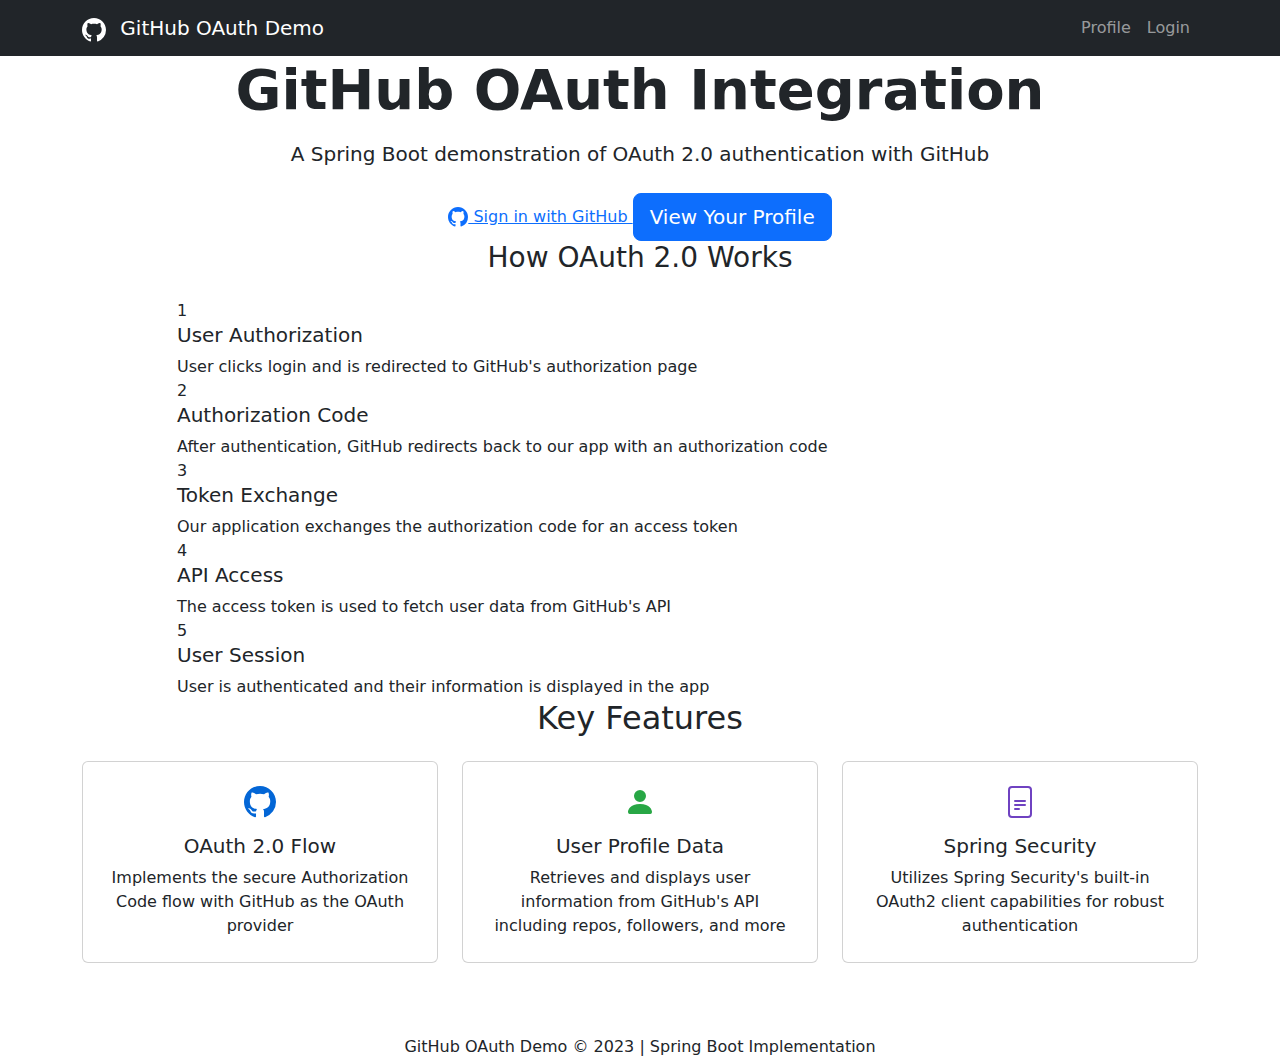
<file: src/main/resources/templates/index.html>
<!DOCTYPE html>
<html xmlns:th="http://www.thymeleaf.org">
<head>
    <meta charset="UTF-8">
    <meta name="viewport" content="width=device-width, initial-scale=1.0">
    <title>GitHub OAuth Demo</title>
    <link href="https://cdn.jsdelivr.net/npm/bootstrap@5.1.3/dist/css/bootstrap.min.css" rel="stylesheet">
    <link th:href="@{/css/style.css}" rel="stylesheet">
</head>
<body>
<nav class="navbar navbar-expand-lg navbar-dark bg-dark">
    <div class="container">
        <a class="navbar-brand" href="/">
            <svg xmlns="http://www.w3.org/2000/svg" width="24" height="24" fill="currentColor" class="bi bi-github me-2" viewBox="0 0 16 16">
                <path d="M8 0C3.58 0 0 3.58 0 8c0 3.54 2.29 6.53 5.47 7.59.4.07.55-.17.55-.38 0-.19-.01-.82-.01-1.49-2.01.37-2.53-.49-2.69-.94-.09-.23-.48-.94-.82-1.13-.28-.15-.68-.52-.01-.53.63-.01 1.08.58 1.23.82.72 1.21 1.87.87 2.33.66.07-.52.28-.87.51-1.07-1.78-.2-3.64-.89-3.64-3.95 0-.87.31-1.59.82-2.15-.08-.2-.36-1.02.08-2.12 0 0 .67-.21 2.2.82.64-.18 1.32-.27 2-.27.68 0 1.36.09 2 .27 1.53-1.04 2.2-.82 2.2-.82.44 1.1.16 1.92.08 2.12.51.56.82 1.27.82 2.15 0 3.07-1.87 3.75-3.65 3.95.29.25.54.73.54 1.48 0 1.07-.01 1.93-.01 2.2 0 .21.15.46.55.38A8.012 8.012 0 0 0 16 8c0-4.42-3.58-8-8-8z"/>
            </svg>
            GitHub OAuth Demo
        </a>
        <div class="navbar-nav ms-auto">
            <a th:if="${#authorization.expression('isAuthenticated()')}" class="nav-link" href="/profile">Profile</a>
            <a th:unless="${#authorization.expression('isAuthenticated()')}" class="nav-link" href="/login">Login</a>
        </div>
    </div>
</nav>

<div class="hero-section">
    <div class="container text-center">
        <h1 class="display-4 fw-bold mb-3">GitHub OAuth Integration</h1>
        <p class="lead mb-4">A Spring Boot demonstration of OAuth 2.0 authentication with GitHub</p>
        <a th:unless="${#authorization.expression('isAuthenticated()')}" class="github-btn" href="/login">
            <svg xmlns="http://www.w3.org/2000/svg" width="20" height="20" fill="currentColor" viewBox="0 0 16 16">
                <path d="M8 0C3.58 0 0 3.58 0 8c0 3.54 2.29 6.53 5.47 7.59.4.07.55-.17.55-.38 0-.19-.01-.82-.01-1.49-2.01.37-2.53-.49-2.69-.94-.09-.23-.48-.94-.82-1.13-.28-.15-.68-.52-.01-.53.63-.01 1.08.58 1.23.82.72 1.21 1.87.87 2.33.66.07-.52.28-.87.51-1.07-1.78-.2-3.64-.89-3.64-3.95 0-.87.31-1.59.82-2.15-.08-.2-.36-1.02.08-2.12 0 0 .67-.21 2.2.82.64-.18 1.32-.27 2-.27.68 0 1.36.09 2 .27 1.53-1.04 2.2-.82 2.2-.82.44 1.1.16 1.92.08 2.12.51.56.82 1.27.82 2.15 0 3.07-1.87 3.75-3.65 3.95.29.25.54.73.54 1.48 0 1.07-.01 1.93-.01 2.2 0 .21.15.46.55.38A8.012 8.012 0 0 0 16 8c0-4.42-3.58-8-8-8z"/>
            </svg>
            Sign in with GitHub
        </a>
        <a th:if="${#authorization.expression('isAuthenticated()')}" class="btn btn-primary btn-lg" href="/profile">
            View Your Profile
        </a>
    </div>
</div>

<div class="container mb-5">
    <div class="row justify-content-center">
        <div class="col-lg-10">
            <div class="oauth-flow">
                <h3 class="text-center mb-4">How OAuth 2.0 Works</h3>

                <div class="oauth-step">
                    <div class="step-number">1</div>
                    <div class="step-content">
                        <h5>User Authorization</h5>
                        <p class="mb-0">User clicks login and is redirected to GitHub's authorization page</p>
                    </div>
                </div>

                <div class="oauth-step">
                    <div class="step-number">2</div>
                    <div class="step-content">
                        <h5>Authorization Code</h5>
                        <p class="mb-0">After authentication, GitHub redirects back to our app with an authorization code</p>
                    </div>
                </div>

                <div class="oauth-step">
                    <div class="step-number">3</div>
                    <div class="step-content">
                        <h5>Token Exchange</h5>
                        <p class="mb-0">Our application exchanges the authorization code for an access token</p>
                    </div>
                </div>

                <div class="oauth-step">
                    <div class="step-number">4</div>
                    <div class="step-content">
                        <h5>API Access</h5>
                        <p class="mb-0">The access token is used to fetch user data from GitHub's API</p>
                    </div>
                </div>

                <div class="oauth-step">
                    <div class="step-number">5</div>
                    <div class="step-content">
                        <h5>User Session</h5>
                        <p class="mb-0">User is authenticated and their information is displayed in the app</p>
                    </div>
                </div>
            </div>
        </div>
    </div>

    <h2 class="text-center mb-4">Key Features</h2>
    <div class="row">
        <div class="col-md-4 mb-4">
            <div class="card feature-card h-100">
                <div class="card-body text-center p-4">
                    <div class="mb-3">
                        <svg xmlns="http://www.w3.org/2000/svg" width="32" height="32" fill="#0366d6" viewBox="0 0 16 16">
                            <path d="M8 0C3.58 0 0 3.58 0 8c0 3.54 2.29 6.53 5.47 7.59.4.07.55-.17.55-.38 0-.19-.01-.82-.01-1.49-2.01.37-2.53-.49-2.69-.94-.09-.23-.48-.94-.82-1.13-.28-.15-.68-.52-.01-.53.63-.01 1.08.58 1.23.82.72 1.21 1.87.87 2.33.66.07-.52.28-.87.51-1.07-1.78-.2-3.64-.89-3.64-3.95 0-.87.31-1.59.82-2.15-.08-.2-.36-1.02.08-2.12 0 0 .67-.21 2.2.82.64-.18 1.32-.27 2-.27.68 0 1.36.09 2 .27 1.53-1.04 2.2-.82 2.2-.82.44 1.1.16 1.92.08 2.12.51.56.82 1.27.82 2.15 0 3.07-1.87 3.75-3.65 3.95.29.25.54.73.54 1.48 0 1.07-.01 1.93-.01 2.2 0 .21.15.46.55.38A8.012 8.012 0 0 0 16 8c0-4.42-3.58-8-8-8z"/>
                        </svg>
                    </div>
                    <h5 class="card-title">OAuth 2.0 Flow</h5>
                    <p class="card-text">Implements the secure Authorization Code flow with GitHub as the OAuth provider</p>
                </div>
            </div>
        </div>

        <div class="col-md-4 mb-4">
            <div class="card feature-card h-100">
                <div class="card-body text-center p-4">
                    <div class="mb-3">
                        <svg xmlns="http://www.w3.org/2000/svg" width="32" height="32" fill="#28a745" viewBox="0 0 16 16">
                            <path d="M3 14s-1 0-1-1 1-4 6-4 6 3 6 4-1 1-1 1H3zm5-6a3 3 0 1 0 0-6 3 3 0 0 0 0 6z"/>
                        </svg>
                    </div>
                    <h5 class="card-title">User Profile Data</h5>
                    <p class="card-text">Retrieves and displays user information from GitHub's API including repos, followers, and more</p>
                </div>
            </div>
        </div>

        <div class="col-md-4 mb-4">
            <div class="card feature-card h-100">
                <div class="card-body text-center p-4">
                    <div class="mb-3">
                        <svg xmlns="http://www.w3.org/2000/svg" width="32" height="32" fill="#6f42c1" viewBox="0 0 16 16">
                            <path d="M5.5 7a.5.5 0 0 0 0 1h5a.5.5 0 0 0 0-1h-5zM5 9.5a.5.5 0 0 1 .5-.5h5a.5.5 0 0 1 0 1h-5a.5.5 0 0 1-.5-.5zm0 2a.5.5 0 0 1 .5-.5h2a.5.5 0 0 1 0 1h-2a.5.5 0 0 1-.5-.5z"/>
                            <path d="M2 2a2 2 0 0 1 2-2h8a2 2 0 0 1 2 2v12a2 2 0 0 1-2 2H4a2 2 0 0 1-2-2V2zm10-1H4a1 1 0 0 0-1 1v12a1 1 0 0 0 1 1h8a1 1 0 0 0 1-1V2a1 1 0 0 0-1-1z"/>
                        </svg>
                    </div>
                    <h5 class="card-title">Spring Security</h5>
                    <p class="card-text">Utilizes Spring Security's built-in OAuth2 client capabilities for robust authentication</p>
                </div>
            </div>
        </div>
    </div>
</div>

<footer class="text-center">
    <div class="container">
        <p class="mb-0">GitHub OAuth Demo &copy; 2023 | Spring Boot Implementation</p>
    </div>
</footer>

<script src="https://cdn.jsdelivr.net/npm/bootstrap@5.1.3/dist/js/bootstrap.bundle.min.js"></script>
</body>
</html>
</file>
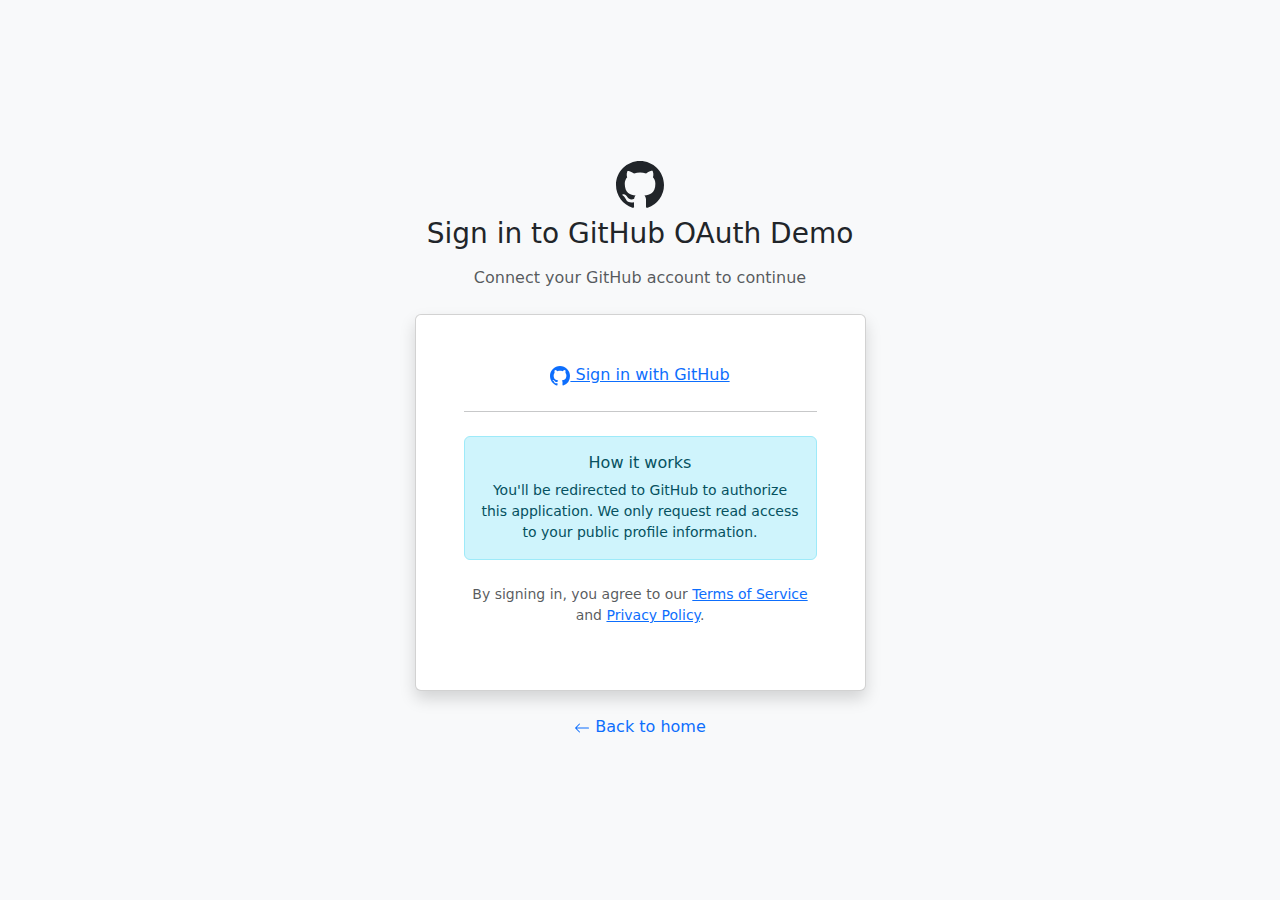
<file: src/main/resources/templates/login.html>
<!DOCTYPE html>
<html xmlns:th="http://www.thymeleaf.org">
<head>
    <meta charset="UTF-8">
    <meta name="viewport" content="width=device-width, initial-scale=1.0">
    <title>Login - GitHub OAuth Demo</title>
    <link href="https://cdn.jsdelivr.net/npm/bootstrap@5.1.3/dist/css/bootstrap.min.css" rel="stylesheet">
    <link th:href="@{/css/style.css}" rel="stylesheet">
</head>
<body class="d-flex align-items-center min-vh-100 bg-light">
<div class="container py-5">
    <div class="row justify-content-center">
        <div class="col-md-6 col-lg-5">
            <div class="text-center mb-4">
                <svg xmlns="http://www.w3.org/2000/svg" width="48" height="48" fill="currentColor" class="bi bi-github text-dark" viewBox="0 0 16 16">
                    <path d="M8 0C3.58 0 0 3.58 0 8c0 3.54 2.29 6.53 5.47 7.59.4.07.55-.17.55-.38 0-.19-.01-.82-.01-1.49-2.01.37-2.53-.49-2.69-.94-.09-.23-.48-.94-.82-1.13-.28-.15-.68-.52-.01-.53.63-.01 1.08.58 1.23.82.72 1.21 1.87.87 2.33.66.07-.52.28-.87.51-1.07-1.78-.2-3.64-.89-3.64-3.95 0-.87.31-1.59.82-2.15-.08-.2-.36-1.02.08-2.12 0 0 .67-.21 2.2.82.64-.18 1.32-.27 2-.27.68 0 1.36.09 2 .27 1.53-1.04 2.2-.82 2.2-.82.44 1.1.16 1.92.08 2.12.51.56.82 1.27.82 2.15 0 3.07-1.87 3.75-3.65 3.95.29.25.54.73.54 1.48 0 1.07-.01 1.93-.01 2.2 0 .21.15.46.55.38A8.012 8.012 0 0 0 16 8c0-4.42-3.58-8-8-8z"/>
                </svg>
                <h1 class="h3 mt-2 mb-3 fw-normal">Sign in to GitHub OAuth Demo</h1>
                <p class="text-muted">Connect your GitHub account to continue</p>
            </div>

            <div class="card shadow">
                <div class="card-body p-5 text-center">
                    <a class="github-btn w-100" th:href="@{/oauth2/authorization/github}">
                        <svg xmlns="http://www.w3.org/2000/svg" width="20" height="20" fill="currentColor" viewBox="0 0 16 16">
                            <path d="M8 0C3.58 0 0 3.58 0 8c0 3.54 2.29 6.53 5.47 7.59.4.07.55-.17.55-.38 0-.19-.01-.82-.01-1.49-2.01.37-2.53-.49-2.69-.94-.09-.23-.48-.94-.82-1.13-.28-.15-.68-.52-.01-.53.63-.01 1.08.58 1.23.82.72 1.21 1.87.87 2.33.66.07-.52.28-.87.51-1.07-1.78-.2-3.64-.89-3.64-3.95 0-.87.31-1.59.82-2.15-.08-.2-.36-1.02.08-2.12 0 0 .67-.21 2.2.82.64-.18 1.32-.27 2-.27.68 0 1.36.09 2 .27 1.53-1.04 2.2-.82 2.2-.82.44 1.1.16 1.92.08 2.12.51.56.82 1.27.82 2.15 0 3.07-1.87 3.75-3.65 3.95.29.25.54.73.54 1.48 0 1.07-.01 1.93-.01 2.2 0 .21.15.46.55.38A8.012 8.012 0 0 0 16 8c0-4.42-3.58-8-8-8z"/>
                        </svg>
                        Sign in with GitHub
                    </a>

                    <hr class="my-4">

                    <div class="alert alert-info mt-4">
                        <h6 class="alert-heading">How it works</h6>
                        <p class="small mb-0">You'll be redirected to GitHub to authorize this application. We only request read access to your public profile information.</p>
                    </div>

                    <p class="text-muted small mt-4">
                        By signing in, you agree to our <a href="#">Terms of Service</a> and <a href="#">Privacy Policy</a>.
                    </p>
                </div>
            </div>

            <div class="text-center mt-4">
                <a href="/" class="text-decoration-none">
                    <svg xmlns="http://www.w3.org/2000/svg" width="16" height="16" fill="currentColor" class="bi bi-arrow-left" viewBox="0 0 16 16">
                        <path fill-rule="evenodd" d="M15 8a.5.5 0 0 0-.5-.5H2.707l3.147-3.146a.5.5 0 1 0-.708-.708l-4 4a.5.5 0 0 0 0 .708l4 4a.5.5 0 0 0 .708-.708L2.707 8.5H14.5A.5.5 0 0 0 15 8z"/>
                    </svg>
                    Back to home
                </a>
            </div>
        </div>
    </div>
</div>

<script src="https://cdn.jsdelivr.net/npm/bootstrap@5.1.3/dist/js/bootstrap.bundle.min.js"></script>
</body>
</html>
</file>
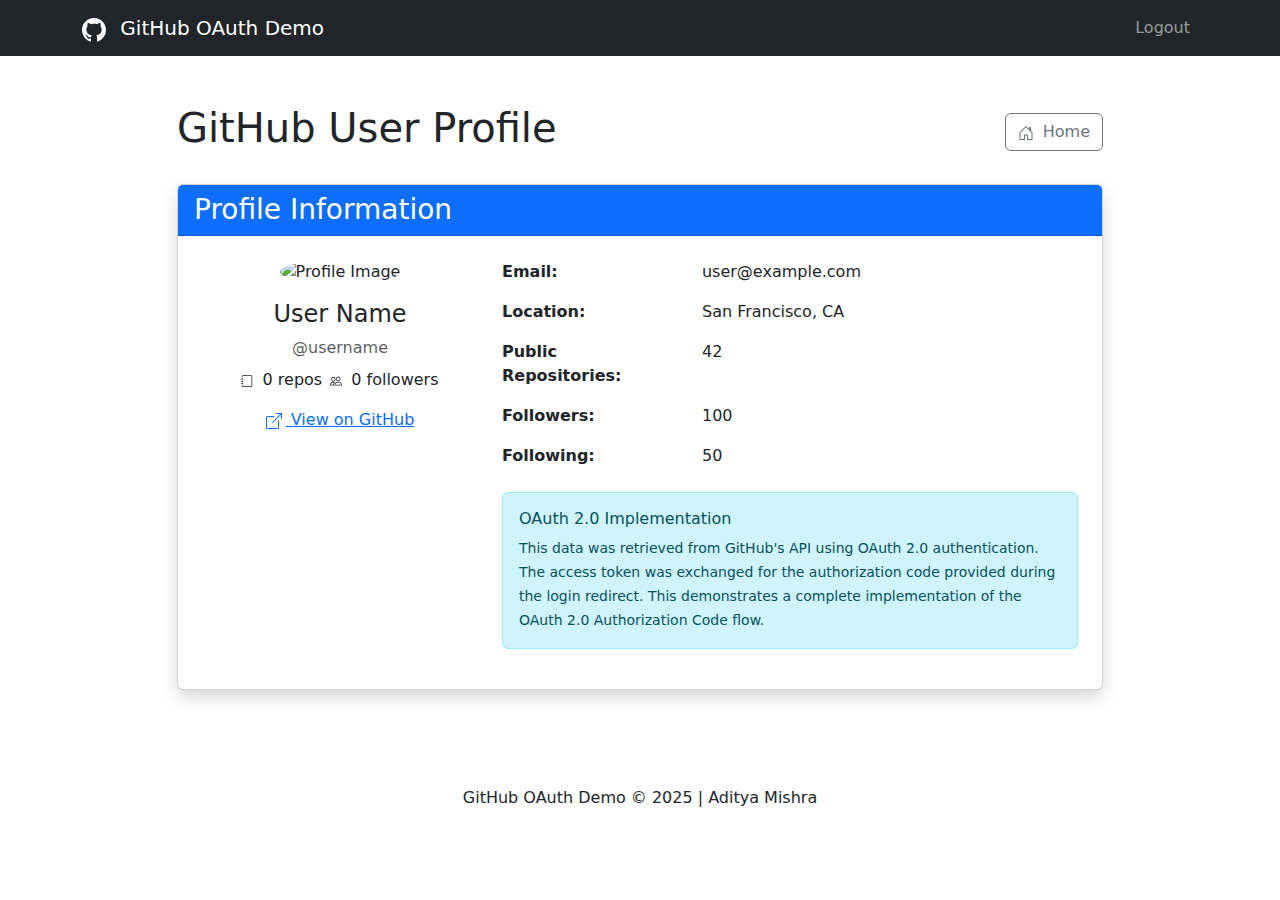
<file: src/main/resources/templates/profile.html>
<!DOCTYPE html>
<html xmlns:th="http://www.thymeleaf.org">
<head>
    <meta charset="UTF-8">
    <meta name="viewport" content="width=device-width, initial-scale=1.0">
    <title>User Profile - GitHub OAuth Demo</title>
    <link href="https://cdn.jsdelivr.net/npm/bootstrap@5.1.3/dist/css/bootstrap.min.css" rel="stylesheet">
    <link th:href="@{/css/style.css}" rel="stylesheet">
</head>
<body>
<nav class="navbar navbar-expand-lg navbar-dark bg-dark">
    <div class="container">
        <a class="navbar-brand" href="/">
            <svg xmlns="http://www.w3.org/2000/svg" width="24" height="24" fill="currentColor" class="bi bi-github me-2" viewBox="0 0 16 16">
                <path d="M8 0C3.58 0 0 3.58 0 8c0 3.54 2.29 6.53 5.47 7.59.4.07.55-.17.55-.38 0-.19-.01-.82-.01-1.49-2.01.37-2.53-.49-2.69-.94-.09-.23-.48-.94-.82-1.13-.28-.15-.68-.52-.01-.53.63-.01 1.08.58 1.23.82.72 1.21 1.87.87 2.33.66.07-.52.28-.87.51-1.07-1.78-.2-3.64-.89-3.64-3.95 0-.87.31-1.59.82-2.15-.08-.2-.36-1.02.08-2.12 0 0 .67-.21 2.2.82.64-.18 1.32-.27 2-.27.68 0 1.36.09 2 .27 1.53-1.04 2.2-.82 2.2-.82.44 1.1.16 1.92.08 2.12.51.56.82 1.27.82 2.15 0 3.07-1.87 3.75-3.65 3.95.29.25.54.73.54 1.48 0 1.07-.01 1.93-.01 2.2 0 .21.15.46.55.38A8.012 8.012 0 0 0 16 8c0-4.42-3.58-8-8-8z"/>
            </svg>
            GitHub OAuth Demo
        </a>
        <div class="navbar-nav ms-auto">
            <a class="nav-link" href="/logout">Logout</a>
        </div>
    </div>
</nav>

<div class="container py-5">
    <div class="row justify-content-center">
        <div class="col-lg-10">
            <div class="d-flex justify-content-between align-items-center mb-4">
                <h1>GitHub User Profile</h1>
                <a href="/" class="btn btn-outline-secondary">
                    <svg xmlns="http://www.w3.org/2000/svg" width="16" height="16" fill="currentColor" class="bi bi-house-door me-1" viewBox="0 0 16 16">
                        <path d="M8.354 1.146a.5.5 0 0 0-.708 0l-6 6A.5.5 0 0 0 1.5 7.5v7a.5.5 0 0 0 .5.5h4.5a.5.5 0 0 0 .5-.5v-4h2v4a.5.5 0 0 0 .5.5H14a.5.5 0 0 0 .5-.5v-7a.5.5 0 0 0-.146-.354L13 5.793V2.5a.5.5 0 0 0-.5-.5h-1a.5.5 0 0 0-.5.5v1.293L8.354 1.146zM2.5 14V7.707l5.5-5.5 5.5 5.5V14H10v-4a.5.5 0 0 0-.5-.5h-3a.5.5 0 0 0-.5.5v4H2.5z"/>
                    </svg>
                    Home
                </a>
            </div>

            <div class="card shadow">
                <div class="card-header bg-primary text-white">
                    <h3 class="card-title mb-0">Profile Information</h3>
                </div>
                <div class="card-body p-4">
                    <div class="row">
                        <div class="col-md-4 text-center">
                            <img th:src="${avatarUrl}" class="profile-img rounded-circle img-fluid mb-3" alt="Profile Image" style="max-width: 200px;">
                            <h4 th:text="${name}">User Name</h4>
                            <p class="text-muted mb-2" th:text="${login}">@username</p>

                            <div class="d-flex justify-content-center gap-2 mb-3">
                                    <span class="stat-badge">
                                        <svg xmlns="http://www.w3.org/2000/svg" width="12" height="12" fill="currentColor" class="bi bi-journal me-1" viewBox="0 0 16 16">
                                            <path d="M3 0h10a2 2 0 0 1 2 2v12a2 2 0 0 1-2 2H3a2 2 0 0 1-2-2v-1h1v1a1 1 0 0 0 1 1h10a1 1 0 0 0 1-1V2a1 1 0 0 0-1-1H3a1 1 0 0 0-1 1v1H1V2a2 2 0 0 1 2-2z"/>
                                            <path d="M1 5v-.5a.5.5 0 0 1 1 0V5h.5a.5.5 0 0 1 0 1h-2a.5.5 0 0 1 0-1H1zm0 3v-.5a.5.5 0 0 1 1 0V8h.5a.5.5 0 0 1 0 1h-2a.5.5 0 0 1 0-1H1zm0 3v-.5a.5.5 0 0 1 1 0v.5h.5a.5.5 0 0 1 0 1h-2a.5.5 0 0 1 0-1H1z"/>
                                        </svg>
                                        <span th:text="${publicRepos}">0</span> repos
                                    </span>
                                <span class="stat-badge">
                                        <svg xmlns="http://www.w3.org/2000/svg" width="12" height="12" fill="currentColor" class="bi bi-people me-1" viewBox="0 0 16 16">
                                            <path d="M15 14s1 0 1-1-1-4-5-4-5 3-5 4 1 1 1 1h8zm-7.978-1A.261.261 0 0 1 7 12.996c.001-.264.167-1.03.76-1.72C8.312 10.629 9.282 10 11 10c1.717 0 2.687.63 3.24 1.276.593.69.758 1.457.76 1.72l-.008.002a.274.274 0 0 1-.014.002H7.022zM11 7a2 2 0 1 0 0-4 2 2 0 0 0 0 4zm3-2a3 3 0 1 1-6 0 3 3 0 0 1 6 0zM6.936 9.28a5.88 5.88 0 0 0-1.23-.247A7.35 7.35 0 0 0 5 9c-4 0-5 3-5 4 0 .667.333 1 1 1h4.216A2.238 2.238 0 0 1 5 13c0-1.01.377-2.042 1.09-2.904.243-.294.526-.569.846-.816zM4.92 10A5.493 5.493 0 0 0 4 13H1c0-.26.164-1.03.76-1.724.545-.636 1.492-1.256 3.16-1.275zM1.5 5.5a3 3 0 1 1 6 0 3 3 0 0 1-6 0zm3-2a2 2 0 1 0 0 4 2 2 0 0 0 0-4z"/>
                                        </svg>
                                        <span th:text="${followers}">0</span> followers
                                    </span>
                            </div>

                            <a th:href="${htmlUrl}" class="github-btn" target="_blank">
                                <svg xmlns="http://www.w3.org/2000/svg" width="16" height="16" fill="currentColor" class="bi bi-box-arrow-up-right me-1" viewBox="0 0 16 16">
                                    <path fill-rule="evenodd" d="M8.636 3.5a.5.5 0 0 0-.5-.5H1.5A1.5 1.5 0 0 0 0 4.5v10A1.5 1.5 0 0 0 1.5 16h10a1.5 1.5 0 0 0 1.5-1.5V7.864a.5.5 0 0 0-1 0V14.5a.5.5 0 0 1-.5.5h-10a.5.5 0 0 1-.5-.5v-10a.5.5 0 0 1 .5-.5h6.636a.5.5 0 0 0 .5-.5z"/>
                                    <path fill-rule="evenodd" d="M16 .5a.5.5 0 0 0-.5-.5h-5a.5.5 0 0 0 0 1h3.793L6.146 9.146a.5.5 0 1 0 .708.708L15 1.707V5.5a.5.5 0 0 0 1 0v-5z"/>
                                </svg>
                                View on GitHub
                            </a>
                        </div>
                        <div class="col-md-8 profile-info">
                            <div class="row mb-3">
                                <div class="col-sm-4">
                                    <strong>Email:</strong>
                                </div>
                                <div class="col-sm-8" th:text="${email} ? ${email} : 'Not provided'">
                                    user@example.com
                                </div>
                            </div>
                            <div class="row mb-3">
                                <div class="col-sm-4">
                                    <strong>Location:</strong>
                                </div>
                                <div class="col-sm-8" th:text="${location} ? ${location} : 'Not provided'">
                                    San Francisco, CA
                                </div>
                            </div>
                            <div class="row mb-3">
                                <div class="col-sm-4">
                                    <strong>Public Repositories:</strong>
                                </div>
                                <div class="col-sm-8" th:text="${publicRepos}">
                                    42
                                </div>
                            </div>
                            <div class="row mb-3">
                                <div class="col-sm-4">
                                    <strong>Followers:</strong>
                                </div>
                                <div class="col-sm-8" th:text="${followers}">
                                    100
                                </div>
                            </div>
                            <div class="row mb-4">
                                <div class="col-sm-4">
                                    <strong>Following:</strong>
                                </div>
                                <div class="col-sm-8" th:text="${following}">
                                    50
                                </div>
                            </div>
                            <div class="alert alert-info">
                                <h6 class="alert-heading">OAuth 2.0 Implementation</h6>
                                <small>
                                    This data was retrieved from GitHub's API using OAuth 2.0 authentication.
                                    The access token was exchanged for the authorization code provided during the login redirect.
                                    This demonstrates a complete implementation of the OAuth 2.0 Authorization Code flow.
                                </small>
                            </div>
                        </div>
                    </div>
                </div>
            </div>
        </div>
    </div>
</div>

<footer class="text-center mt-5">
    <div class="container">
        <p class="mb-0">GitHub OAuth Demo &copy; 2025 | Aditya Mishra</p>
    </div>
</footer>

<script src="https://cdn.jsdelivr.net/npm/bootstrap@5.1.3/dist/js/bootstrap.bundle.min.js"></script>
</body>
</html>
</file>
